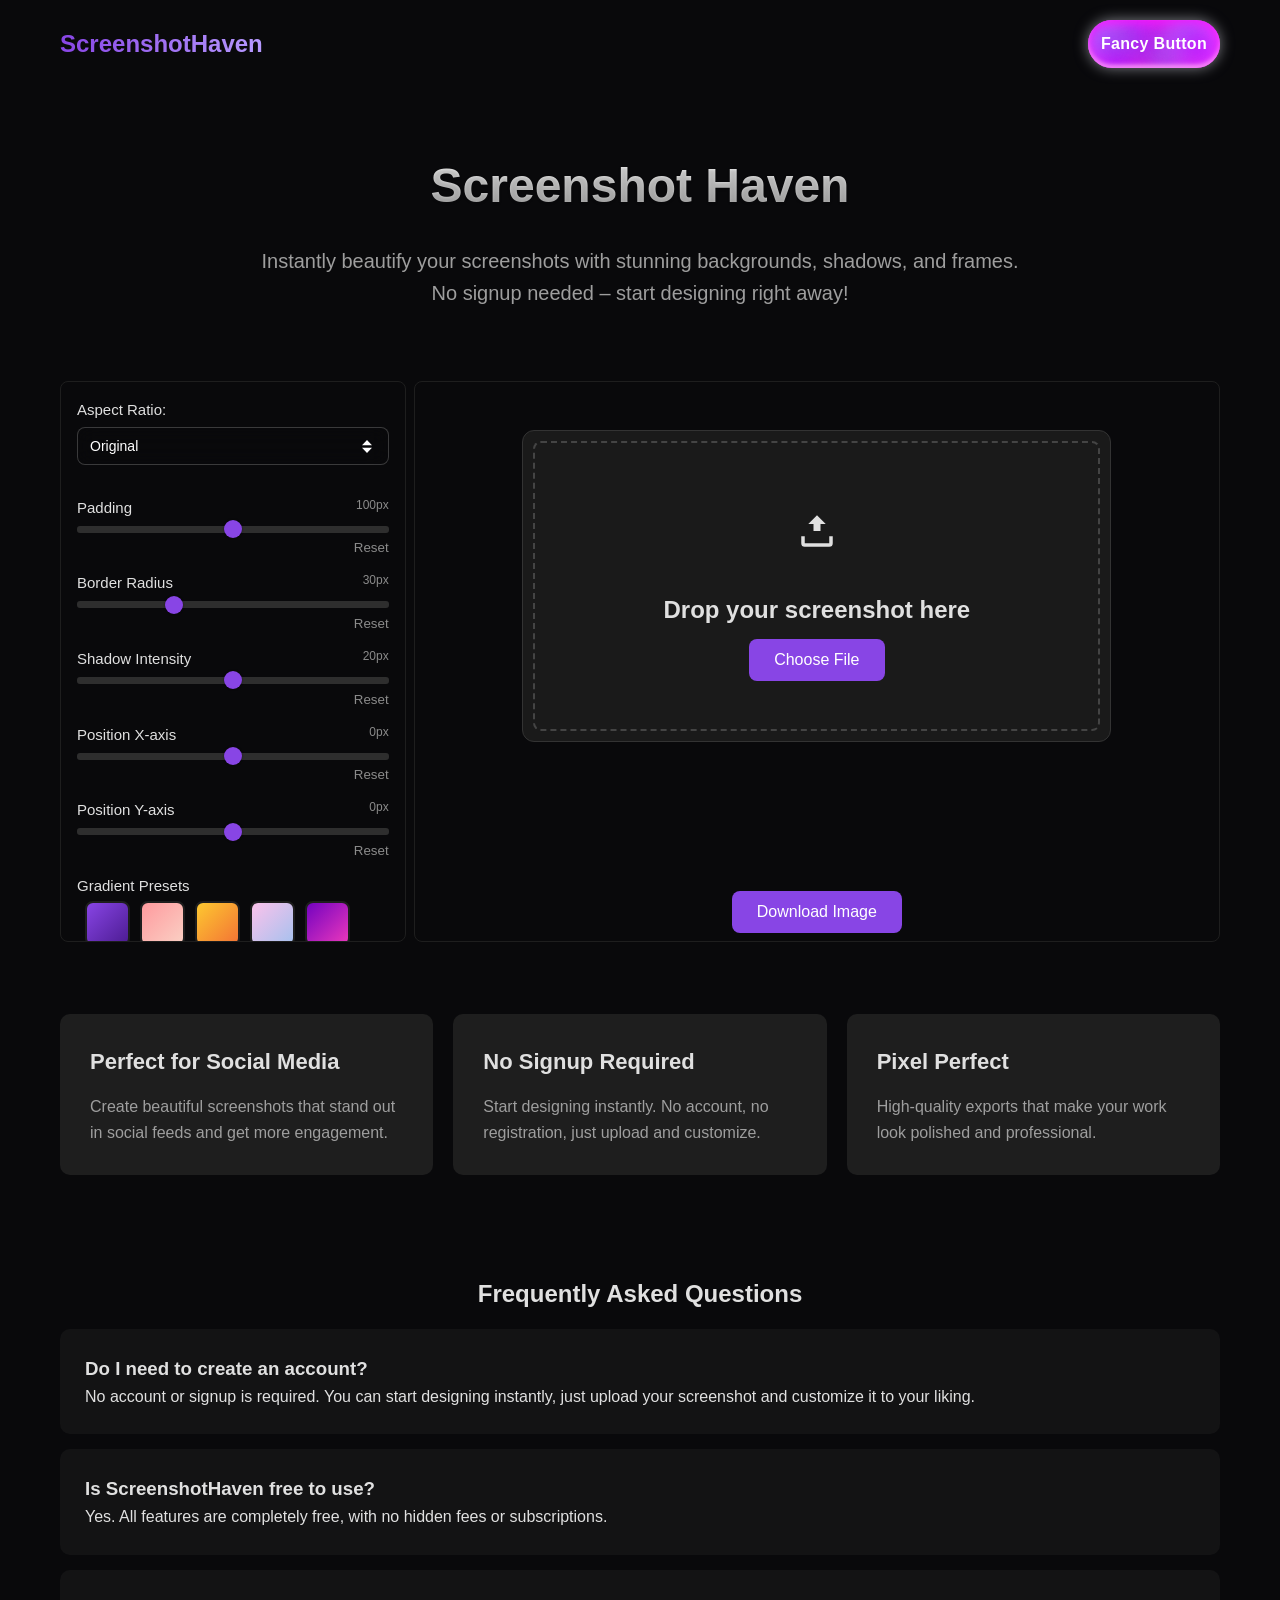
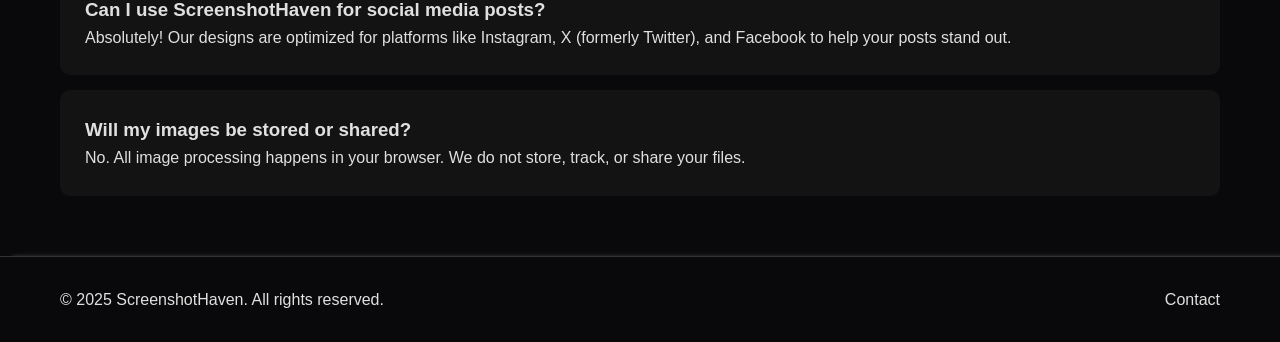
<file: index.html>
<!DOCTYPE html>
<html lang="en">

<head>
    <meta charset="UTF-8">
    <meta name="viewport" content="width=device-width, initial-scale=1.0">
    <title>ScreenshotHaven - Beautify Screenshots for Social Media</title>
    <meta name="google-site-verification" content="yMNurwYra7ELRlhhbqWaLc8noBmqVxw4vYJYskWUfVY" />
    <!-- Meta Description -->
    <meta name="description" content="Create stunning, share-ready screenshots in seconds. Add padding, borders, shadows, and backgrounds for Instagram, X (Twitter), and more. No signup required.">

    <!-- diff images -->
    <link rel="icon" type="image/png" sizes="16x16" href="/assets/favicon-16x16.png">
    <link rel="icon" type="image/png" sizes="32x32" href="/assets/favicon-32x32.png">
    <link rel="icon" type="image/png" sizes="192x192" href="/assets/android-chrome-192x192.png">
    <link rel="apple-touch-icon" sizes="180x180" href="/assets/apple-touch-icon.png">

    <link rel="manifest" href="/assets/site.webmanifest">
    <!-- Favicon -->
    <link rel="icon" type="image/ico" href="favicon.ico">

    <!-- Keywords (optional but still useful for some search engines) -->
    <meta name="keywords" content="screenshot beautifier, screenshot editor, social media screenshot tool, Instagram post maker, Twitter image enhancer, screenshot border, screenshot padding">

    <!-- Open Graph for social sharing -->
    <meta property="og:title" content="ScreenshotHaven - Beautify Screenshots Instantly">
    <meta property="og:description" content="Transform plain screenshots into eye-catching social media posts. No signup needed, just upload and style.">
    <meta property="og:image" content="https://yourwebsite.com/og-image.jpg">
    <meta property="og:url" content="https://yourwebsite.com">
    <meta property="og:type" content="website">

    <!-- Twitter Card -->
    <meta name="twitter:card" content="summary_large_image">
    <meta name="twitter:title" content="ScreenshotHaven - Beautify Screenshots Instantly">
    <meta name="twitter:description" content="Create beautiful, polished screenshots perfect for Instagram, X (Twitter), and more. No account needed.">
    <meta name="twitter:image" content="https://yourwebsite.com/twitter-image.jpg">

    <link rel="stylesheet" href="css/styles.css">

</head>

<body>
    <header>
        <div class="container">
            <nav>
                <a href="#" class="logo">ScreenshotHaven</a>
                <!-- From Uiverse.io by Ashon-G -->
                <button class="uiverse">
                    <div class="wrapper">
                        <span>Fancy Button</span>
                        <div class="circle circle-12"></div>
                        <div class="circle circle-11"></div>
                        <div class="circle circle-10"></div>
                        <div class="circle circle-9"></div>
                        <div class="circle circle-8"></div>
                        <div class="circle circle-7"></div>
                        <div class="circle circle-6"></div>
                        <div class="circle circle-5"></div>
                        <div class="circle circle-4"></div>
                        <div class="circle circle-3"></div>
                        <div class="circle circle-2"></div>
                        <div class="circle circle-1"></div>
                    </div>
                </button>

            </nav>
        </div>
    </header>

    <main>
        <div class="container">
            <section class="hero">
                <h1>Screenshot Haven</h1>
                <p>Instantly beautify your screenshots with stunning backgrounds, shadows, and frames.</p>
                <p>No signup needed – start designing right away!</p>
            </section>

            <section class="customization-section">
                <div class="left-settings">
                    <div class="setting">
                        <label for="aspectRatio">Aspect Ratio:</label>
                        <select id="aspectRatio">
                            <option value="original">Original</option>
                            <option value="16:9">16:9 (HD/Widescreen)</option>
                            <option value="1:1">1:1 (Instagram Post)</option>
                            <option value="4:5">4:5 (Instagram Portrait)</option>
                            <option value="9:16">9:16 (Stories/Reels)</option>
                            <option value="3:2">3:2 (X/Twitter Post)</option>
                        </select>
                    </div>
                    <div class="setting">
                        <label for="padding">Padding <span id="paddingValue">100px</span></label>
                        <input type="range" id="padding" min="0" max="200" value="100">
                        <button class="btn-reset">Reset</button>
                    </div>
                    <div class="setting">
                        <label for="radius">Border Radius <span id="radiusValue">30px</span></label>
                        <input type="range" id="radius" min="0" max="100" value="30">
                        <button class="btn-reset">Reset</button>
                    </div>
                    <div class="setting">
                        <label for="shadow">Shadow Intensity <span id="shadowValue">20px</span></label>
                        <input type="range" id="shadow" min="0" max="40" value="20">
                        <button class="btn-reset">Reset</button>
                    </div>
                    <div class="setting">
                        <label for="positionX">Position X-axis<span id="positionXValue">0px</span></label>
                        <input type="range" id="positionX" min="-100" max="100" value="0">
                        <button class="btn-reset">Reset</button>
                    </div>
                    <div class="setting">
                        <label for="positionY">Position Y-axis<span id="positionYValue">0px</span></label>
                        <input type="range" id="positionY" min="-100" max="100" value="0">
                        <button class="btn-reset">Reset</button>
                    </div>
                    <!-- <div class="setting">
                        <label for="tiltX">Tilt X-axis <span id="tiltXValue">0°</span></label>
                        <input type="range" id="tiltX" min="-45" max="45" value="0">
                    </div>
                    <div class="setting">
                        <label for="tiltY">Tilt Y-axis <span id="tiltYValue">0°</span></label>
                        <input type="range" id="tiltY" min="-45" max="45" value="0">
                    </div> -->
                    <div class="setting">
                        <label>Gradient Presets</label>
                        <div class="gradient-presets">
                            <button class="gradient-btn" data-gradient="linear-gradient(135deg, #8845e5, #4c1c92)"
                                data-colorStop0="#8845e5" data-colorStop1="#4c1c92"></button>
                            <button class="gradient-btn" data-gradient="linear-gradient(135deg, #ff9a9e, #fad0c4)"
                                data-colorStop0="#ff9a9e" data-colorStop1="#fad0c4"></button>
                            <button class="gradient-btn" data-gradient="linear-gradient(135deg, #FDC830, #F37335)"
                                data-colorStop0="#FDC830" data-colorStop1="#F37335"></button>
                            <button class="gradient-btn" data-gradient="linear-gradient(135deg, #fbc2eb, #a6c1ee)"
                                data-colorStop0="#fbc2eb" data-colorStop1="#a6c1ee"></button>
                            <button class="gradient-btn" data-gradient="linear-gradient(135deg, #7303c0, #ec38bc)"
                                data-colorStop0="#7303c0" data-colorStop1="#ec38bc"></button>
                            <button class="gradient-btn" data-gradient="linear-gradient(135deg, #fdfc47, #24fe41)"
                                data-colorStop0="#fdfc47" data-colorStop1="#24fe41"></button>
                            <button class="gradient-btn" data-gradient="linear-gradient(135deg, #56CCF2, #2F80ED)"
                                data-colorStop0="#56CCF2" data-colorStop1="#2F80ED"></button>
                            <button class="gradient-btn" data-gradient="linear-gradient(135deg, #ef32d9, #89fffd)"
                                data-colorStop0="#ef32d9" data-colorStop1="#89fffd"></button>
                            <button class="gradient-btn" data-gradient="linear-gradient(135deg, #141E30, #243B55)"
                                data-colorStop0="#141E30" data-colorStop1="#243B55"></button>
                            <button class="gradient-btn" data-gradient="linear-gradient(135deg, #f857a6, #ff5858)"
                                data-colorStop0="#f857a6" data-colorStop1="#ff5858"></button>
                            <button class="gradient-btn" data-gradient="linear-gradient(135deg, #fada61, #ff5acd)"
                                data-colorStop0="#fada61" data-colorStop1="#ff5acd"></button>
                        </div>
                    </div>
                    <div class="setting">
                        <label>Border Style</label>
                        <div id="borderStyleButtons" class="border-style-container">
                            <button data-style="none" class="border-style-button active">
                                <img src="default.png" alt="Default">
                                <span>Default</span>
                            </button>
                            <button data-style="glass-light" class="border-style-button">
                                <img src="glass-light.png" alt="Glass Light">
                                <span>Glass Light</span>
                            </button>
                            <button data-style="glass-dark" class="border-style-button">
                                <img src="glass-dark.png" alt="Glass Dark">
                                <span>Glass Dark</span>
                            </button>
                        </div>

                    </div>

                </div>
                <div class="right-screenshot-preview">
                    <section class="upload-section">
                        <div class="upload-icon">
                            <svg xmlns="http://www.w3.org/2000/svg" viewBox="0 0 24 24">
                                <path d="M19 15v4H5v-4H3v4a2 2 0 0 0 2 2h14a2 
                                        2 0 0 0 2-2v-4h-2zM12 3l-5 5h3v4h4V8h3l-5-5z"/>
                            </svg>
                        </div>
                        <h3>Drop your screenshot here</h3>
                        <!-- <p>or paste from clipboard (Ctrl+V / ⌘+V)</p> -->
                        <button class="choose-btn">Choose File</button>
                    </section>
                    <div class="preview-img">
                        <canvas id="screenshotCanvas"></canvas>
                    </div>
                    <button id="downloadBtn">Download Image</button>
                </div>
            </section>

            <section class="features">
                <div class="feature-card">
                    <h3>Perfect for Social Media</h3>
                    <p>Create beautiful screenshots that stand out in social feeds and get more engagement.</p>
                </div>

                <div class="feature-card">
                    <h3>No Signup Required</h3>
                    <p>Start designing instantly. No account, no registration, just upload and customize.</p>
                </div>

                <div class="feature-card">
                    <h3>Pixel Perfect</h3>
                    <p>High-quality exports that make your work look polished and professional.</p>
                </div>
            </section>

            <section class="faq">
                <h2>Frequently Asked Questions</h2>
                <div class="faq-item">
                    <h3>Do I need to create an account?</h3>
                    <p>No account or signup is required. You can start designing instantly, just upload your screenshot and customize it to your liking.</p>
                </div>

                <div class="faq-item">
                    <h3>Is ScreenshotHaven free to use?</h3>
                    <p>Yes. All features are completely free, with no hidden fees or subscriptions.</p>
                </div>

                <div class="faq-item">
                    <h3>Can I use ScreenshotHaven for social media posts?</h3>
                    <p>Absolutely! Our designs are optimized for platforms like Instagram, X (formerly Twitter), and Facebook to help your posts stand out.</p>
                </div>

                <div class="faq-item">
                    <h3>Will my images be stored or shared?</h3>
                    <p>No. All image processing happens in your browser. We do not store, track, or share your files.</p>
                </div>
            </section>

        </div>
    </main>

    <footer>
        <div class="container">
            <div class="footer-content">
                <p>© 2025 ScreenshotHaven. All rights reserved.</p>
                <div class="footer-links">
                    <a href="#">Contact</a>
                </div>
            </div>
        </div>
    </footer>

    <script src="js/app.js"></script>

</body>

</html>
</file>
<file: css/styles.css>
:root {
    --primary-color: #8845e5;
    --text-color: #e0e0e0;
    --background-color: #09090b;
    --card-background: #1e1e1e;
    --button-color: #8845e5;
    --muted-shadow-color: rgb(28, 28, 28);
    --muted-foreground-color: rgb(139, 139, 139);
}

* {
    margin: 0;
    padding: 0;
    box-sizing: border-box;
    font-family: -apple-system, BlinkMacSystemFont, 'Segoe UI', Roboto, Oxygen, Ubuntu, Cantarell, 'Open Sans', 'Helvetica Neue', sans-serif;
}

body {
    background-color: var(--background-color);
    color: var(--text-color);
    line-height: 1.6;
    height: 100%;
}

.container {
    width: 100%;
    max-width: 1200px;
    margin: 0 auto;
    padding: 0 20px;
}

/* Header Styles */
header {
    padding: 20px 0;
}

nav {
    display: flex;
    justify-content: space-between;
    align-items: center;
}

.logo {
    font-size: 24px;
    font-weight: bold;
    background: linear-gradient(to right, #8845e5, #b69aff);
    -webkit-background-clip: text;
    background-clip: text;
    color: transparent;
    text-decoration: none;
}

.nav-links {
    display: flex;
    gap: 30px;
}

.nav-links a {
    color: var(--text-color);
    text-decoration: none;
    transition: color 0.3s ease;
}

.nav-links a:hover {
    color: var(--primary-color);
}

.get-started {
    background: none;
    border: none;
    color: var(--primary-color);
    font-weight: bold;
    font-size: 16px;
    cursor: pointer;
    text-decoration: none;
}

/* Hero Section */
.hero {
    text-align: center;
    padding: 60px 0;
}

.hero h1 {
    font-size: 48px;
    margin-bottom: 20px;
    background: linear-gradient(to bottom, #ffffff, #9e9e9e);
    -webkit-background-clip: text;
    background-clip: text;
    color: transparent;
    text-shadow: 0px 1px 3px rgba(0, 0, 0, 0.15);
}

.hero p {
    font-size: 20px;
    max-width: 800px;
    margin: 0 auto;
    color: #9e9e9e;
}

/* Upload Section */
.upload-section {
    display: flex;
    background-color: #1a1a1a;
    border: 1px solid #333;
    border-radius: 12px;
    padding: 60px 140px;
    margin: 40px auto;
    max-width: 700px;
    cursor: pointer;
    animation: float 4s ease-in-out infinite;
    position: relative;
    flex-direction: column;
    align-items: center;
}

.upload-section::before {
    content: '';
    position: absolute;
    top: 10px;
    left: 10px;
    right: 10px;
    bottom: 10px;
    border: 2px dashed #444;
    border-radius: 8px;
    pointer-events: none;
}

.customization-section {
    display: flex;
    gap: 8px;
    width: 100%;
    min-height: 450px;
    height: 585px;
    border-radius: 8px;
    padding: 12px 0px;
    align-items: stretch;
    justify-content: center;
    font-size: 16px;
}

.customization-section div {
    padding: 8px;
    border-radius: 8px;
}

.left-settings {
    width: 30%;
    border: 1px solid var(--card-background);
    overflow: overlay;
}

.right-screenshot-preview {
    width: 70%;
    border: 1px solid var(--card-background);
    height: 100%;
}

@keyframes float {
    0% {
        transform: translateY(0px);
        box-shadow: 0 5px 15px 0px rgba(0, 0, 0, 0.3);
    }

    50% {
        transform: translateY(-10px);
        box-shadow: 0 15px 25px 0px rgba(0, 0, 0, 0.2);
    }

    100% {
        transform: translateY(0px);
        box-shadow: 0 5px 15px 0px rgba(0, 0, 0, 0.3);
    }
}

.upload-section h3 {
    margin-bottom: 10px;
    font-size: 24px;
}

.upload-section p {
    color: #777;
    margin-bottom: 20px;
}

.choose-btn {
    background-color: var(--button-color);
    color: white;
    border: none;
    padding: 12px 25px;
    border-radius: 8px;
    font-size: 16px;
    cursor: pointer;
    transition: background-color 0.3s ease;
}

.choose-btn:hover {
    background-color: #7535d4;
}

/* Features Section */
.features {
    display: grid;
    grid-template-columns: repeat(auto-fit, minmax(300px, 1fr));
    gap: 20px;
    margin: 60px 0;
}

.feature-card {
    background-color: var(--card-background);
    padding: 30px;
    border-radius: 10px;
    transition: transform 0.3s ease;
}

.faq{
    display: flex;
    flex-direction: column;
    align-items: flex-start;
    gap: 15px;
    margin-top: 100px;
}
.faq-item {
    background-color: #1e1e1e87;
    padding: 25px;
    border-radius: 10px;
    width: 100%;
}

.feature-card:hover {
    transform: translateY(-5px);
}

.feature-card h3 {
    margin-bottom: 15px;
    font-size: 22px;
}

.feature-card p {
    color: #9e9e9e;
}

/* Footer */
footer {
    padding: 30px 0;
    border-top: 1px solid #333;
    margin-top: 60px;
    box-shadow: 10px 0 5px -2px #888;
}

.footer-content {
    display: flex;
    justify-content: space-between;
    align-items: center;
}

.footer-links {
    display: flex;
    gap: 20px;
}

.footer-links a {
    color: var(--text-color);
    text-decoration: none;
    transition: color 0.3s ease;
}

.footer-links a:hover {
    color: var(--primary-color);
}

/* ======================================>
left panel settings */
.setting {
    margin-bottom: 15px;
}

.setting label {
    display: flex;
    justify-content: space-between;
    font-size: 15px;
    margin-bottom: -5px;
    font-weight: 500;
}

.setting label span {
    font-size: 12px;
    font-weight: 400;
    color: var(--muted-foreground-color);
}

.btn-reset {
    display: block;
    float: right;
    color: var(--muted-foreground-color);
    background: none;
    border-style: none;
    font-weight: 500;
    cursor: pointer;
}

input[type="range"] {
    width: 100%;
    appearance: none;
    height: 7px;
    border-radius: 3px;
    background: #2e2e2e;
    outline: none;
}

input[type="range"]::-webkit-slider-thumb {
    appearance: none;
    width: 18px;
    height: 18px;
    background: var(--primary-color);
    border-radius: 50%;
    cursor: pointer;
    border: none;
    box-shadow: 0 0 2px rgba(0, 0, 0, 0.5);
}

input[type="range"]::-moz-range-thumb {
    width: 16px;
    height: 16px;
    background: var(--primary-color);
    border-radius: 50%;
    cursor: pointer;
    border: none;
}

.gradient-presets {
    display: flex;
    gap: 10px;
    flex-wrap: wrap;
}

.gradient-btn {
    width: 45px;
    height: 45px;
    border-radius: 8px;
    border: 2px solid var(--card-background);
    cursor: pointer;
    outline: none;
    padding: 0;
}

.gradient-btn:hover {
    border-color: var(--primary-color);
}

.border-style-container {
    display: flex;
    gap: 10px;
    justify-content: start;
}

.border-style-button {
    display: flex;
    flex-direction: column;
    align-items: center;
    border: 2px solid transparent;
    background: none;
    border-radius: 10px;
    padding: 5px;
    cursor: pointer;
    transition: border-color 0.2s;
}

.border-style-button img {
    width: 60px;
    height: 50px;
    border-radius: 10px;
}

.border-style-button span {
    font-size: 12px;
    color: #ccc;
    margin-top: 5px;
}

.border-style-button.active {
    outline: 2px solid var(--primary-color);
}

/* ------------custom scrollbar------------ */
::-webkit-scrollbar {
    width: 7px;
}

::-webkit-scrollbar-track {
    background: var(--card-background);
}

::-webkit-scrollbar-thumb {
    background: #2e2e2e;
    border-radius: 8px;
}

#downloadBtn {
    display: block;
    margin: 0 auto;
    padding: 12px 25px;
    color: white;
    background-color: var(--button-color);
    border-radius: 8px;
    border: none;
    font-size: 16px;
    font-weight: 500;
    cursor: pointer;
    transition: all 0.3s ease;
}

#downloadBtn:hover {
    background-color: #7535d4;
}

.preview-img {
    display: none;
    justify-content: center;
    align-items: center;
    max-width: 100%;
    overflow: hidden;
}

/* UIVERSE BUTTON---------------- */
/* From Uiverse.io by Ashon-G */
.uiverse {
    --duration: 7s;
    --easing: linear;
    --c-color-1: rgba(174, 0, 255, 0.642);
    --c-color-2: #a362ff;
    --c-color-3: #8845e5;
    --c-color-4: rgba(249, 76, 255, 0.7);
    --c-shadow: rgba(244, 246, 255, 0.5);
    --c-shadow-inset-top: rgba(247, 18, 254, 0.9);
    --c-shadow-inset-bottom: rgba(255, 215, 244, 0.8);
    --c-radial-inner: #ff15cc;
    --c-radial-outer: hsl(295, 100%, 65%);
    --c-color: #fff;
    -webkit-tap-highlight-color: transparent;
    -webkit-appearance: none;
    outline: none;
    position: relative;
    cursor: pointer;
    border: none;
    display: table;
    border-radius: 24px;
    padding: 0;
    margin: 0;
    text-align: center;
    font-weight: 600;
    font-size: 16px;
    letter-spacing: 0.02em;
    line-height: 1.5;
    color: var(--c-color);
    background: radial-gradient(circle,
            var(--c-radial-inner),
            var(--c-radial-outer) 80%);
    box-shadow: 0 0 14px var(--c-shadow);
}

.uiverse:before {
    content: "";
    pointer-events: none;
    position: absolute;
    z-index: 3;
    left: 0;
    top: 0;
    right: 0;
    bottom: 0;
    border-radius: 24px;
    box-shadow:
        inset 0 3px 12px var(--c-shadow-inset-top),
        inset 0 -3px 4px var(--c-shadow-inset-bottom);
}

.uiverse .wrapper {
    -webkit-mask-image: -webkit-radial-gradient(white, black);
    overflow: hidden;
    border-radius: 24px;
    min-width: 132px;
    padding: 12px 0;
}

.uiverse .wrapper span {
    display: inline-block;
    position: relative;
    z-index: 1;
}

.uiverse:hover {
    --duration: 1400ms;
}

.uiverse .wrapper .circle {
    position: absolute;
    left: 0;
    top: 0;
    width: 40px;
    height: 40px;
    border-radius: 50%;
    filter: blur(var(--blur, 8px));
    background: var(--background, transparent);
    transform: translate(var(--x, 0), var(--y, 0)) translateZ(0);
    animation: var(--animation, none) var(--duration) var(--easing) infinite;
}

.uiverse .wrapper .circle.circle-1,
.uiverse .wrapper .circle.circle-9,
.uiverse .wrapper .circle.circle-10 {
    --background: var(--c-color-4);
}

.uiverse .wrapper .circle.circle-3,
.uiverse .wrapper .circle.circle-4 {
    --background: var(--c-color-2);
    --blur: 14px;
}

.uiverse .wrapper .circle.circle-5,
.uiverse .wrapper .circle.circle-6 {
    --background: var(--c-color-3);
    --blur: 16px;
}

.uiverse .wrapper .circle.circle-2,
.uiverse .wrapper .circle.circle-7,
.uiverse .wrapper .circle.circle-8,
.uiverse .wrapper .circle.circle-11,
.uiverse .wrapper .circle.circle-12 {
    --background: var(--c-color-1);
    --blur: 12px;
}

.uiverse .wrapper .circle.circle-1 {
    --x: 0;
    --y: -40px;
    --animation: circle-1;
}

.uiverse .wrapper .circle.circle-2 {
    --x: 92px;
    --y: 8px;
    --animation: circle-2;
}

.uiverse .wrapper .circle.circle-3 {
    --x: -12px;
    --y: -12px;
    --animation: circle-3;
}

.uiverse .wrapper .circle.circle-4 {
    --x: 80px;
    --y: -12px;
    --animation: circle-4;
}

.uiverse .wrapper .circle.circle-5 {
    --x: 12px;
    --y: -4px;
    --animation: circle-5;
}

.uiverse .wrapper .circle.circle-6 {
    --x: 56px;
    --y: 16px;
    --animation: circle-6;
}

.uiverse .wrapper .circle.circle-7 {
    --x: 8px;
    --y: 28px;
    --animation: circle-7;
}

.uiverse .wrapper .circle.circle-8 {
    --x: 28px;
    --y: -4px;
    --animation: circle-8;
}

.uiverse .wrapper .circle.circle-9 {
    --x: 20px;
    --y: -12px;
    --animation: circle-9;
}

.uiverse .wrapper .circle.circle-10 {
    --x: 64px;
    --y: 16px;
    --animation: circle-10;
}

.uiverse .wrapper .circle.circle-11 {
    --x: 4px;
    --y: 4px;
    --animation: circle-11;
}

.uiverse .wrapper .circle.circle-12 {
    --blur: 14px;
    --x: 52px;
    --y: 4px;
    --animation: circle-12;
}

/* ===========SVG ICON UPLOAD */
.upload-icon {
    width: 80px;
    height: 80px;
    margin-bottom: 20px;
    /* background: linear-gradient(135deg, rgba(139, 92, 246, 0.1), rgba(168, 85, 247, 0.15)); */
    border-radius: 20px;
    display: flex;
    justify-content: center;
    align-items: center;
    cursor: pointer;
    transition: all 0.3s ease;
    /* backdrop-filter: blur(10px); */
    /* -webkit-backdrop-filter: blur(10px); */
    /* box-shadow: 0 4px 15px rgba(139, 92, 246, 0.1); */
}

.upload-icon:hover {
    background: linear-gradient(135deg, rgba(139, 92, 246, 0.2), rgba(168, 85, 247, 0.25));
    border-color: rgba(139, 92, 246, 0.6);
    transform: translateY(-2px);
    box-shadow: 0 6px 20px rgba(139, 92, 246, 0.2);
}

.upload-icon svg {
    width: 42px;
    height: 42px;
    fill: var(--text-color)
}

.upload-icon:hover svg {
    fill: rgba(139, 92, 246, 1);
}
/* ===========SVG ICON UPLOAD */

@keyframes circle-1 {
    33% {
        transform: translate(0px, 16px) translateZ(0);
    }

    66% {
        transform: translate(12px, 64px) translateZ(0);
    }
}

@keyframes circle-2 {
    33% {
        transform: translate(80px, -10px) translateZ(0);
    }

    66% {
        transform: translate(72px, -48px) translateZ(0);
    }
}

@keyframes circle-3 {
    33% {
        transform: translate(20px, 12px) translateZ(0);
    }

    66% {
        transform: translate(12px, 4px) translateZ(0);
    }
}

@keyframes circle-4 {
    33% {
        transform: translate(76px, -12px) translateZ(0);
    }

    66% {
        transform: translate(112px, -8px) translateZ(0);
    }
}

@keyframes circle-5 {
    33% {
        transform: translate(84px, 28px) translateZ(0);
    }

    66% {
        transform: translate(40px, -32px) translateZ(0);
    }
}

@keyframes circle-6 {
    33% {
        transform: translate(28px, -16px) translateZ(0);
    }

    66% {
        transform: translate(76px, -56px) translateZ(0);
    }
}

@keyframes circle-7 {
    33% {
        transform: translate(8px, 28px) translateZ(0);
    }

    66% {
        transform: translate(20px, -60px) translateZ(0);
    }
}

@keyframes circle-8 {
    33% {
        transform: translate(32px, -4px) translateZ(0);
    }

    66% {
        transform: translate(56px, -20px) translateZ(0);
    }
}

@keyframes circle-9 {
    33% {
        transform: translate(20px, -12px) translateZ(0);
    }

    66% {
        transform: translate(80px, -8px) translateZ(0);
    }
}

@keyframes circle-10 {
    33% {
        transform: translate(68px, 20px) translateZ(0);
    }

    66% {
        transform: translate(100px, 28px) translateZ(0);
    }
}

@keyframes circle-11 {
    33% {
        transform: translate(4px, 4px) translateZ(0);
    }

    66% {
        transform: translate(68px, 20px) translateZ(0);
    }
}

@keyframes circle-12 {
    33% {
        transform: translate(56px, 0px) translateZ(0);
    }

    66% {
        transform: translate(60px, -32px) translateZ(0);
    }
}

/* ============Custom Selection field==========> */
#aspectRatio {
    margin-top: 10px;
    width: 100%;
    padding: 10px 12px;
    background: linear-gradient(135deg, rgba(255, 255, 255, 0.1), rgba(255, 255, 255, 0.05));
    border: 1px solid rgba(255, 255, 255, 0.2);
    border-radius: 8px;
    color: #ffffff;
    font-size: 14px;
    font-weight: 500;
    cursor: pointer;
    transition: all 0.3s ease;
    backdrop-filter: blur(10px);
    -webkit-backdrop-filter: blur(10px);
    appearance: none;
    -webkit-appearance: none;
    -moz-appearance: none;
    background-image: url('data:image/svg+xml;charset=US-ASCII,<svg xmlns="http://www.w3.org/2000/svg" viewBox="0 0 4 5"><path fill="%23ffffff" d="M2 0L0 2h4zm0 5L0 3h4z"/></svg>');
    background-repeat: no-repeat;
    background-position: right 16px center;
    background-size: 10px;
    padding-right: 45px;
}

#aspectRatio:hover {
    border-color: rgba(255, 255, 255, 0.4);
    transform: translateY(-2px);
    background-image: url('data:image/svg+xml;charset=US-ASCII,<svg xmlns="http://www.w3.org/2000/svg" viewBox="0 0 4 5"><path fill="%23ffffff" d="M2 0L0 2h4zm0 5L0 3h4z"/></svg>');
    background-repeat: no-repeat;
    background-position: right 16px center;
    background-size: 10px;
}

#aspectRatio:focus {
    outline: none;
    background-image: url('data:image/svg+xml;charset=US-ASCII,<svg xmlns="http://www.w3.org/2000/svg" viewBox="0 0 4 5"><path fill="%23ffffff" d="M2 0L0 2h4zm0 5L0 3h4z"/></svg>');
    background-repeat: no-repeat;
    background-position: right 16px center;
    background-size: 10px;
}

#aspectRatio option {
    background: var(--background-color);
    color: #ffffff;
    padding: 10px;
    border: none;
    font-weight: 500;
}

#aspectRatio option:checked {
    background: var(--primary-color);
    color: #ffffff;
}

/* Additional glassmorphism effects */
/* Responsive design */
@media (max-width: 768px) {
    #aspectRatio {
        padding: 10px 14px;
        font-size: 13px;
        background-size: 10px;
        background-position: right 14px center;
        padding-right: 35px;
    }

    .setting label {
        font-size: 13px;
    }

    .hero h1 {
        font-size: 36px;
    }

    .hero p {
        font-size: 18px;
    }

    .footer-content {
        flex-direction: column;
        gap: 20px;
    }

    .customization-section {
        flex-direction: column;
        height: 1100px;
    }

    .left-settings {
        width: 100%;
    }

    .right-screenshot-preview {
        width: auto;
    }
}

/* =====Custom Selection Field end=========> */

/* ======================================> */

@media (max-width: 576px) {
    nav {
        flex-direction: column;
        gap: 20px;
    }

    .nav-links {
        gap: 15px;
    }

    .hero h1 {
        font-size: 28px;
    }

    .hero p {
        font-size: 16px;
    }

    .feature-card {
        padding: 20px;
    }
}

/* Preview layout overrides, kept last to preserve the existing cascade. */
.right-screenshot-preview {
    display: flex;
    flex-direction: column;
    justify-content: space-between;
    padding: 15px;
    box-sizing: border-box;
    overflow: hidden;
}

.preview-img {
    display: none;
    justify-content: center;
    align-items: center;
    max-width: 100%;
    flex-grow: 1;
    overflow: hidden;
    margin-bottom: 20px;
}

#downloadBtn {
    margin-top: auto;
}

#screenshotCanvas {
    max-width: 100%;
    height: auto;
    border-radius: 8px;
}

.faq h2 {
    width: 100%;
    text-align: center;
}
</file>
